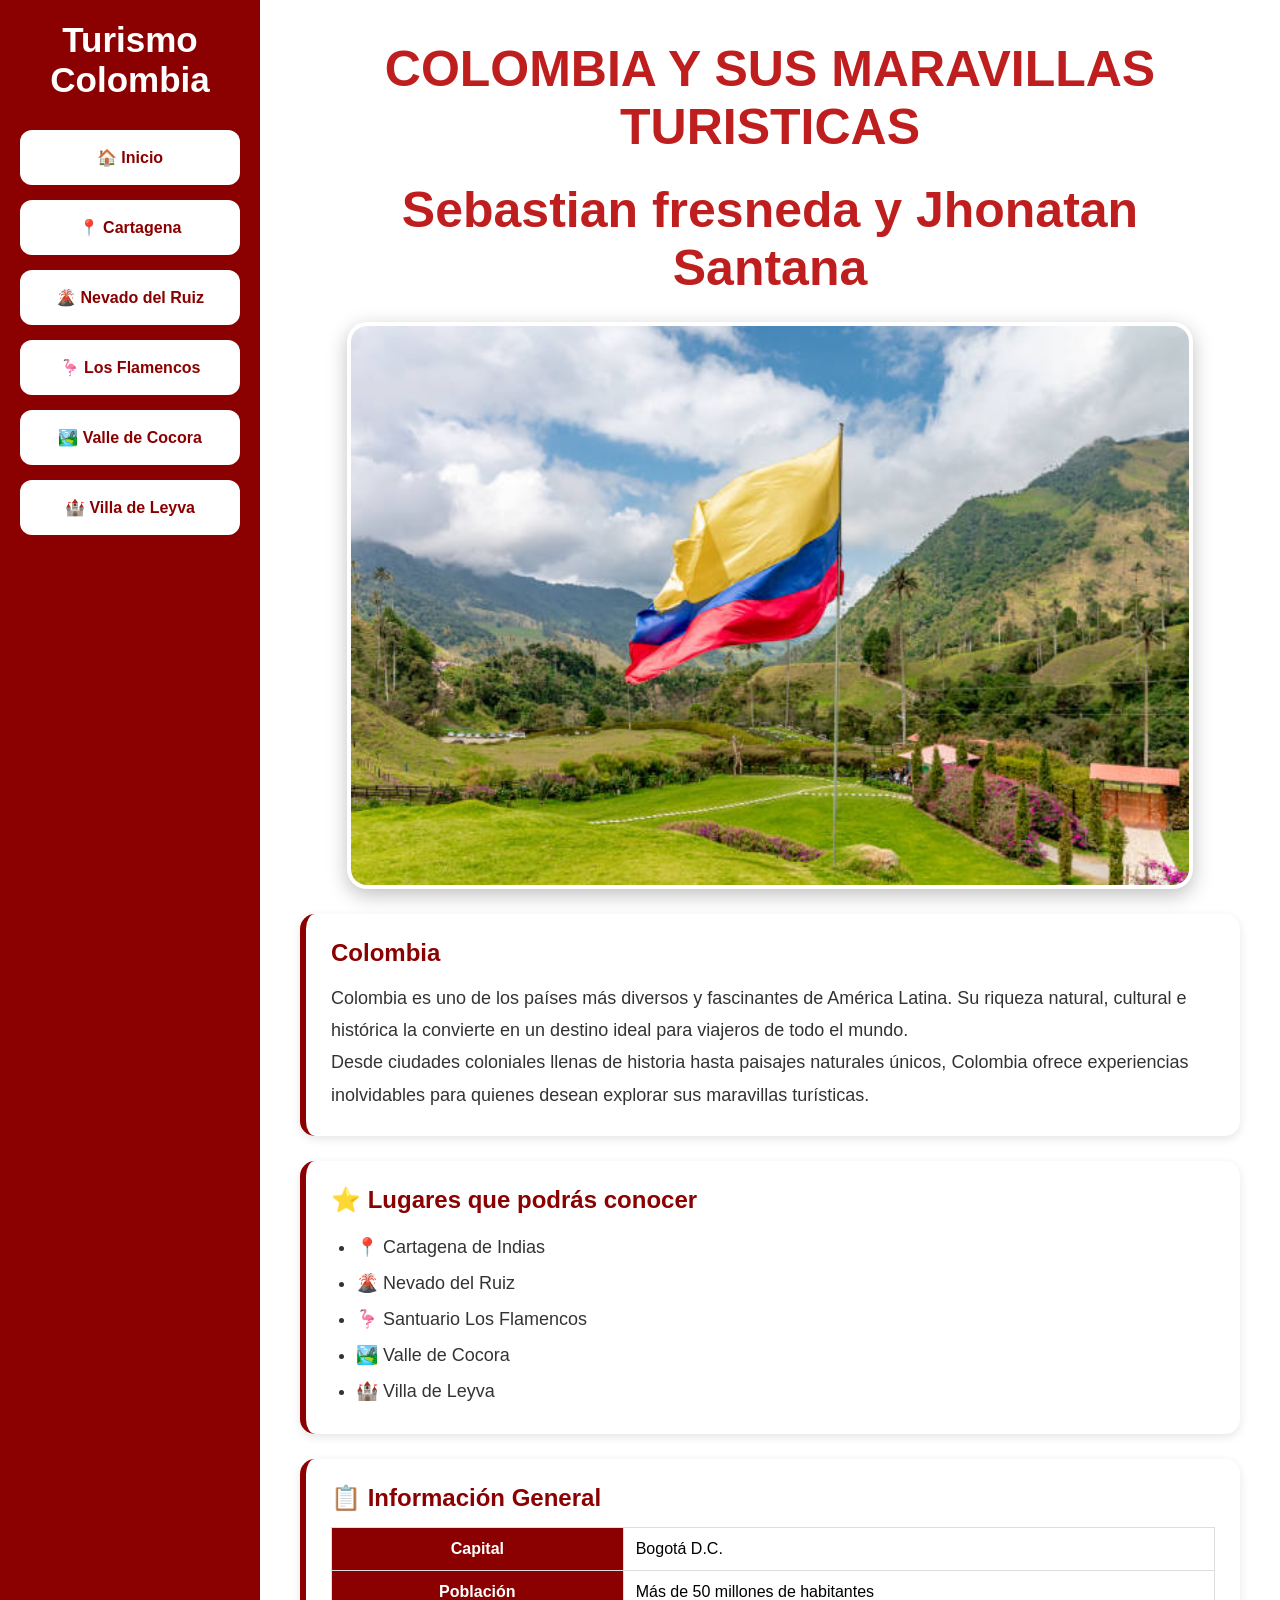
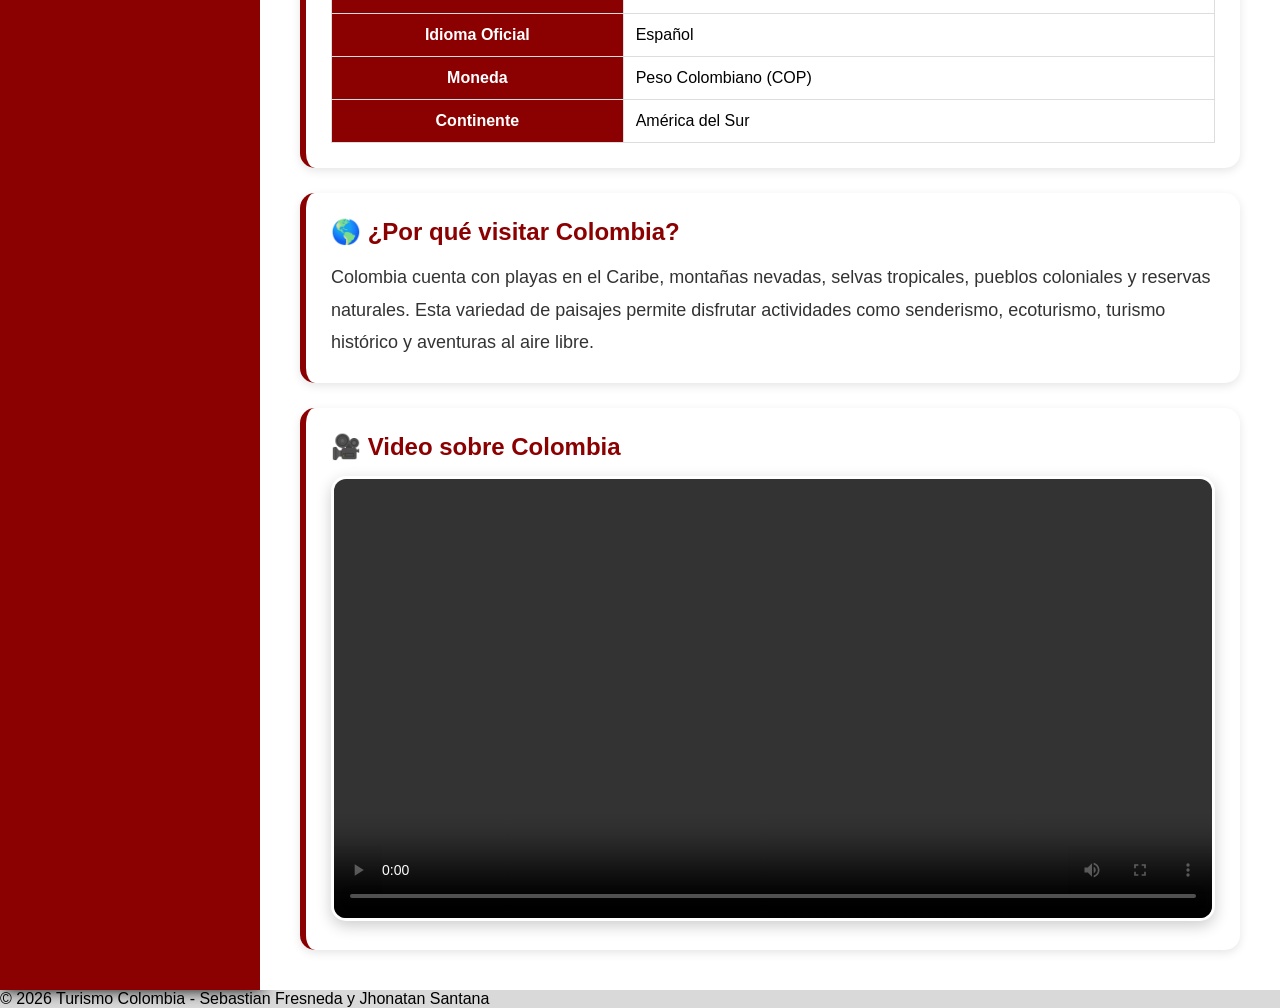
<file: index.html>
<!DOCTYPE html>
<html lang="es">
<head>
<meta charset="UTF-8">
<meta name="viewport" content="width=device-width, initial-scale=1.0">
<title>Turismo en Colombia</title>
<link rel="stylesheet" href="estilo.css">
</head>

<body>

<div class="contenedor">

    <div class="menu">
        <h2>Turismo Colombia</h2>

        <a href="index.html">🏠 Inicio</a>
        <a href="cartagena.html">📍 Cartagena</a>
        <a href="nevado_ruiz.html">🌋 Nevado del Ruiz</a>
        <a href="flamencos.html">🦩 Los Flamencos</a>
        <a href="valle_cocora.html">🏞️ Valle de Cocora</a>
        <a href="villa_leyva.html">🏰 Villa de Leyva</a>
    </div>

    <div class="contenido">

        <h1>COLOMBIA Y SUS MARAVILLAS TURISTICAS</h1>
         <h1>Sebastian  fresneda y Jhonatan Santana</h1>

        <img src="imagenes/colombia.jpg" alt="Colombia">

        <div class="tarjeta">

            <h2>Colombia</h2>

            <p>
                Colombia es uno de los países más diversos y fascinantes de América Latina.
                Su riqueza natural, cultural e histórica la convierte en un destino ideal
                para viajeros de todo el mundo.
            </p>

            <p>
                Desde ciudades coloniales llenas de historia hasta paisajes naturales únicos,
                Colombia ofrece experiencias inolvidables para quienes desean explorar sus
                maravillas turísticas.
            </p>

        </div>

        <div class="tarjeta">

            <h2>⭐ Lugares que podrás conocer</h2>

            <ul>
                <li>📍 Cartagena de Indias</li>
                <li>🌋 Nevado del Ruiz</li>
                <li>🦩 Santuario Los Flamencos</li>
                <li>🏞️ Valle de Cocora</li>
                <li>🏰 Villa de Leyva</li>
            </ul>

        </div>

        <div class="tarjeta">

            <h2>📋 Información General</h2>

            <table class="tabla">

                <tr>
                    <th>Capital</th>
                    <td>Bogotá D.C.</td>
                </tr>

                <tr>
                    <th>Población</th>
                    <td>Más de 50 millones de habitantes</td>
                </tr>

                <tr>
                    <th>Idioma Oficial</th>
                    <td>Español</td>
                </tr>

                <tr>
                    <th>Moneda</th>
                    <td>Peso Colombiano (COP)</td>
                </tr>

                <tr>
                    <th>Continente</th>
                    <td>América del Sur</td>
                </tr>

            </table>

        </div>

        <div class="tarjeta">

            <h2>🌎 ¿Por qué visitar Colombia?</h2>

            <p>
                Colombia cuenta con playas en el Caribe, montañas nevadas,
                selvas tropicales, pueblos coloniales y reservas naturales.
                Esta variedad de paisajes permite disfrutar actividades como
                senderismo, ecoturismo, turismo histórico y aventuras al aire libre.
            </p>

        </div>

        <div class="tarjeta">

            <h2>🎥 Video sobre Colombia</h2>

            <video controls>
                <source src="video/colombia.mp4" type="video/mp4">
                Tu navegador no soporta videos.
            </video>

        </div>

    </div>

</div>

</body>
</html><!-- actualización -->
<footer>
    <p>© 2026 Turismo Colombia - Sebastian Fresneda y Jhonatan Santana</p>
</footer>
</file>
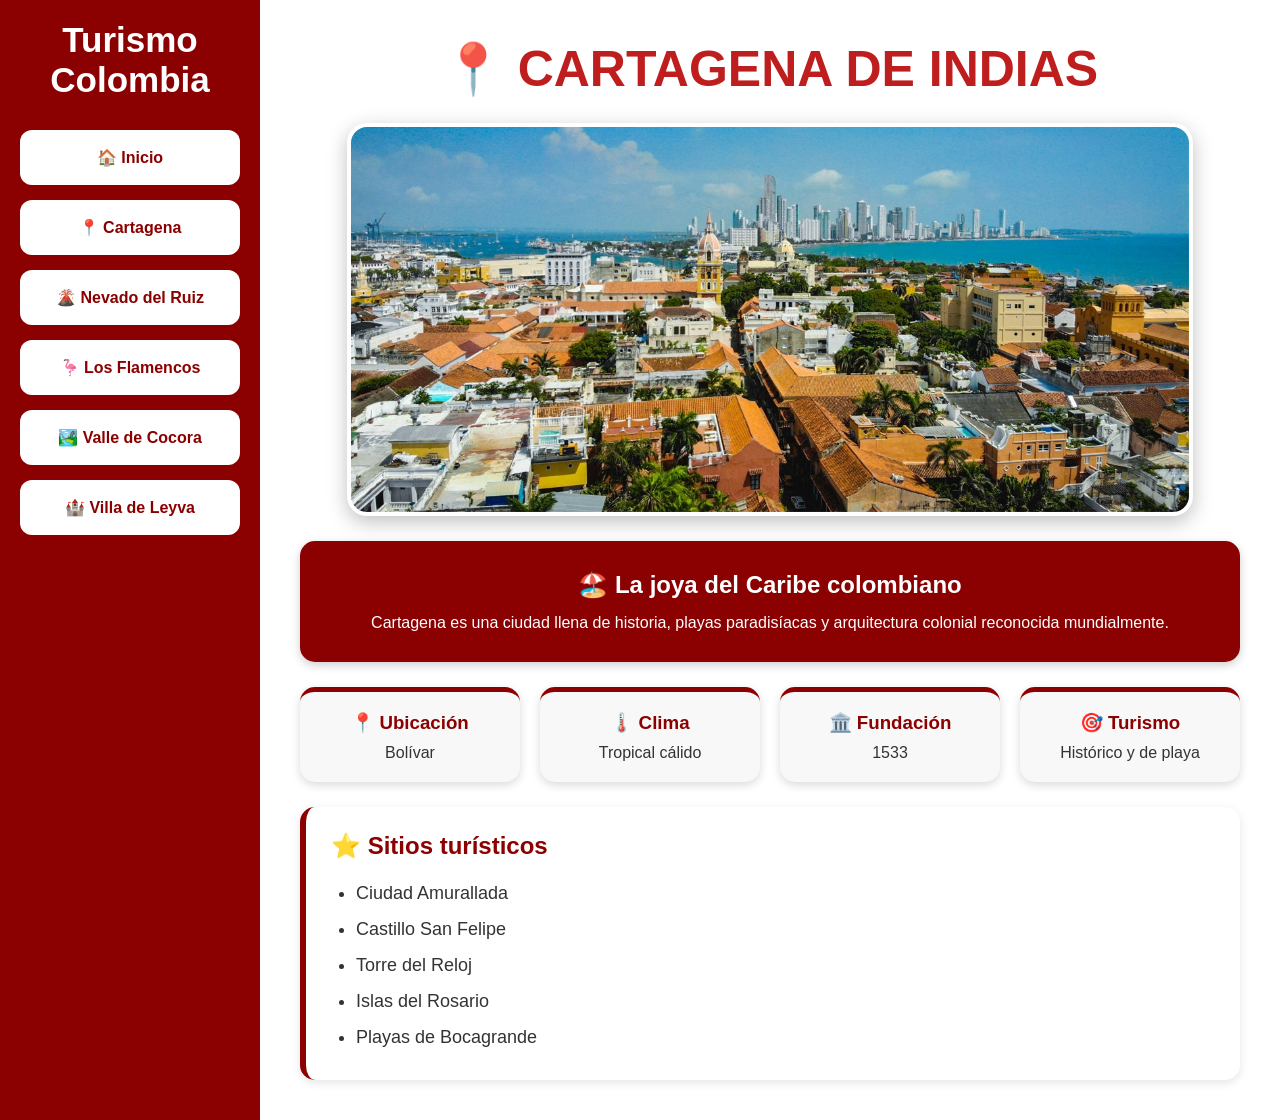
<file: cartagena.html>
<!DOCTYPE html>
<html lang="es">
<head>
<meta charset="UTF-8">
<meta name="viewport" content="width=device-width, initial-scale=1.0">
<title>Cartagena</title>
<link rel="stylesheet" href="estilo.css">
</head>

<body>

<div class="contenedor">

<div class="menu">
<h2>Turismo Colombia</h2>

<a href="index.html">🏠 Inicio</a>
<a href="cartagena.html">📍 Cartagena</a>
<a href="nevado_ruiz.html">🌋 Nevado del Ruiz</a>
<a href="flamencos.html">🦩 Los Flamencos</a>
<a href="valle_cocora.html">🏞️ Valle de Cocora</a>
<a href="villa_leyva.html">🏰 Villa de Leyva</a>
</div>

<div class="contenido">

<h1>📍 CARTAGENA DE INDIAS</h1>

<img src="imagenes/cartagena.jpg" alt="Cartagena">

<div class="destacado">
<h2>🏖️ La joya del Caribe colombiano</h2>

<p>
Cartagena es una ciudad llena de historia, playas paradisíacas y
arquitectura colonial reconocida mundialmente.
</p>
</div>

<div class="info-grid">

<div class="caja">
<h3>📍 Ubicación</h3>
<p>Bolívar</p>
</div>

<div class="caja">
<h3>🌡️ Clima</h3>
<p>Tropical cálido</p>
</div>

<div class="caja">
<h3>🏛️ Fundación</h3>
<p>1533</p>
</div>

<div class="caja">
<h3>🎯 Turismo</h3>
<p>Histórico y de playa</p>
</div>

</div>

<div class="tarjeta">
<h2>⭐ Sitios turísticos</h2>
<ul>
<li>Ciudad Amurallada</li>
<li>Castillo San Felipe</li>
<li>Torre del Reloj</li>
<li>Islas del Rosario</li>
<li>Playas de Bocagrande</li>
</ul>
</div>

</div>
</div>
</body>
</html>
</file>
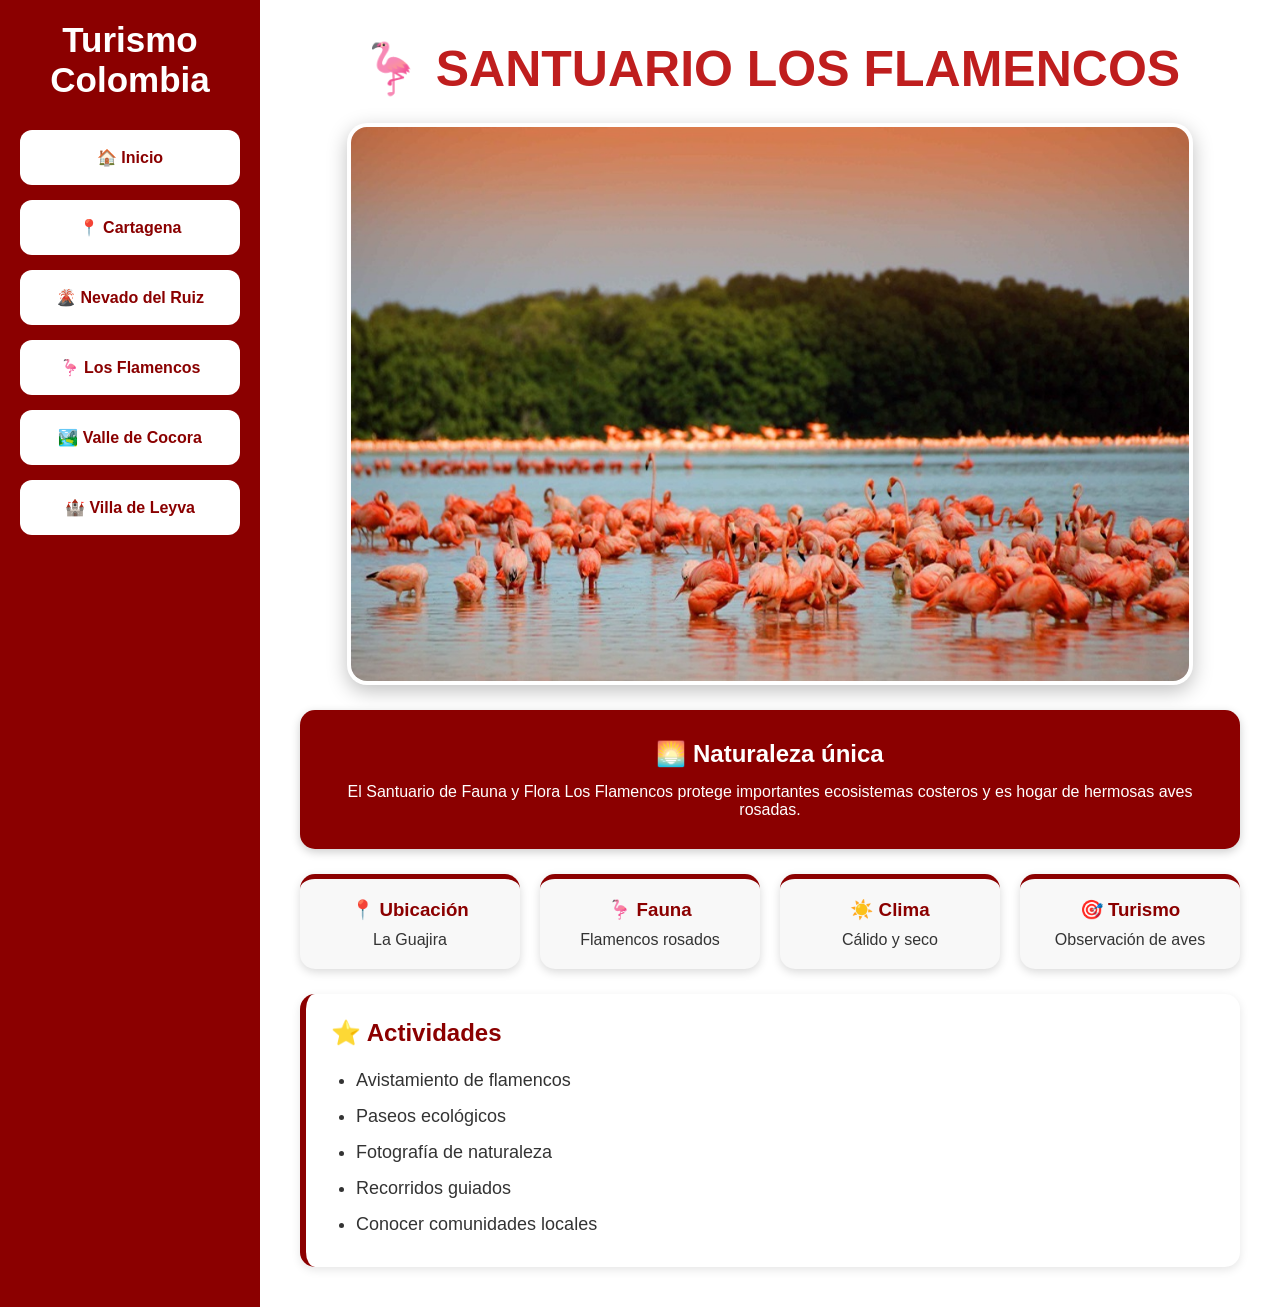
<file: flamencos.html>
<!DOCTYPE html>
<html lang="es">
<head>
<meta charset="UTF-8">
<meta name="viewport" content="width=device-width, initial-scale=1.0">
<title>Los Flamencos</title>
<link rel="stylesheet" href="estilo.css">
</head>

<body>

<div class="contenedor">

<div class="menu">
<h2>Turismo Colombia</h2>

<a href="index.html">🏠 Inicio</a>
<a href="cartagena.html">📍 Cartagena</a>
<a href="nevado_ruiz.html">🌋 Nevado del Ruiz</a>
<a href="flamencos.html">🦩 Los Flamencos</a>
<a href="valle_cocora.html">🏞️ Valle de Cocora</a>
<a href="villa_leyva.html">🏰 Villa de Leyva</a>
</div>

<div class="contenido">

<h1>🦩 SANTUARIO LOS FLAMENCOS</h1>

<img src="imagenes/flamencos.jpeg" alt="Flamencos">

<div class="destacado">
<h2>🌅 Naturaleza única</h2>

<p>
El Santuario de Fauna y Flora Los Flamencos protege importantes ecosistemas
costeros y es hogar de hermosas aves rosadas.
</p>
</div>

<div class="info-grid">

<div class="caja">
<h3>📍 Ubicación</h3>
<p>La Guajira</p>
</div>

<div class="caja">
<h3>🦩 Fauna</h3>
<p>Flamencos rosados</p>
</div>

<div class="caja">
<h3>☀️ Clima</h3>
<p>Cálido y seco</p>
</div>

<div class="caja">
<h3>🎯 Turismo</h3>
<p>Observación de aves</p>
</div>

</div>

<div class="tarjeta">
<h2>⭐ Actividades</h2>
<ul>
<li>Avistamiento de flamencos</li>
<li>Paseos ecológicos</li>
<li>Fotografía de naturaleza</li>
<li>Recorridos guiados</li>
<li>Conocer comunidades locales</li>
</ul>
</div>

</div>
</div>
</body>
</html>
</file>
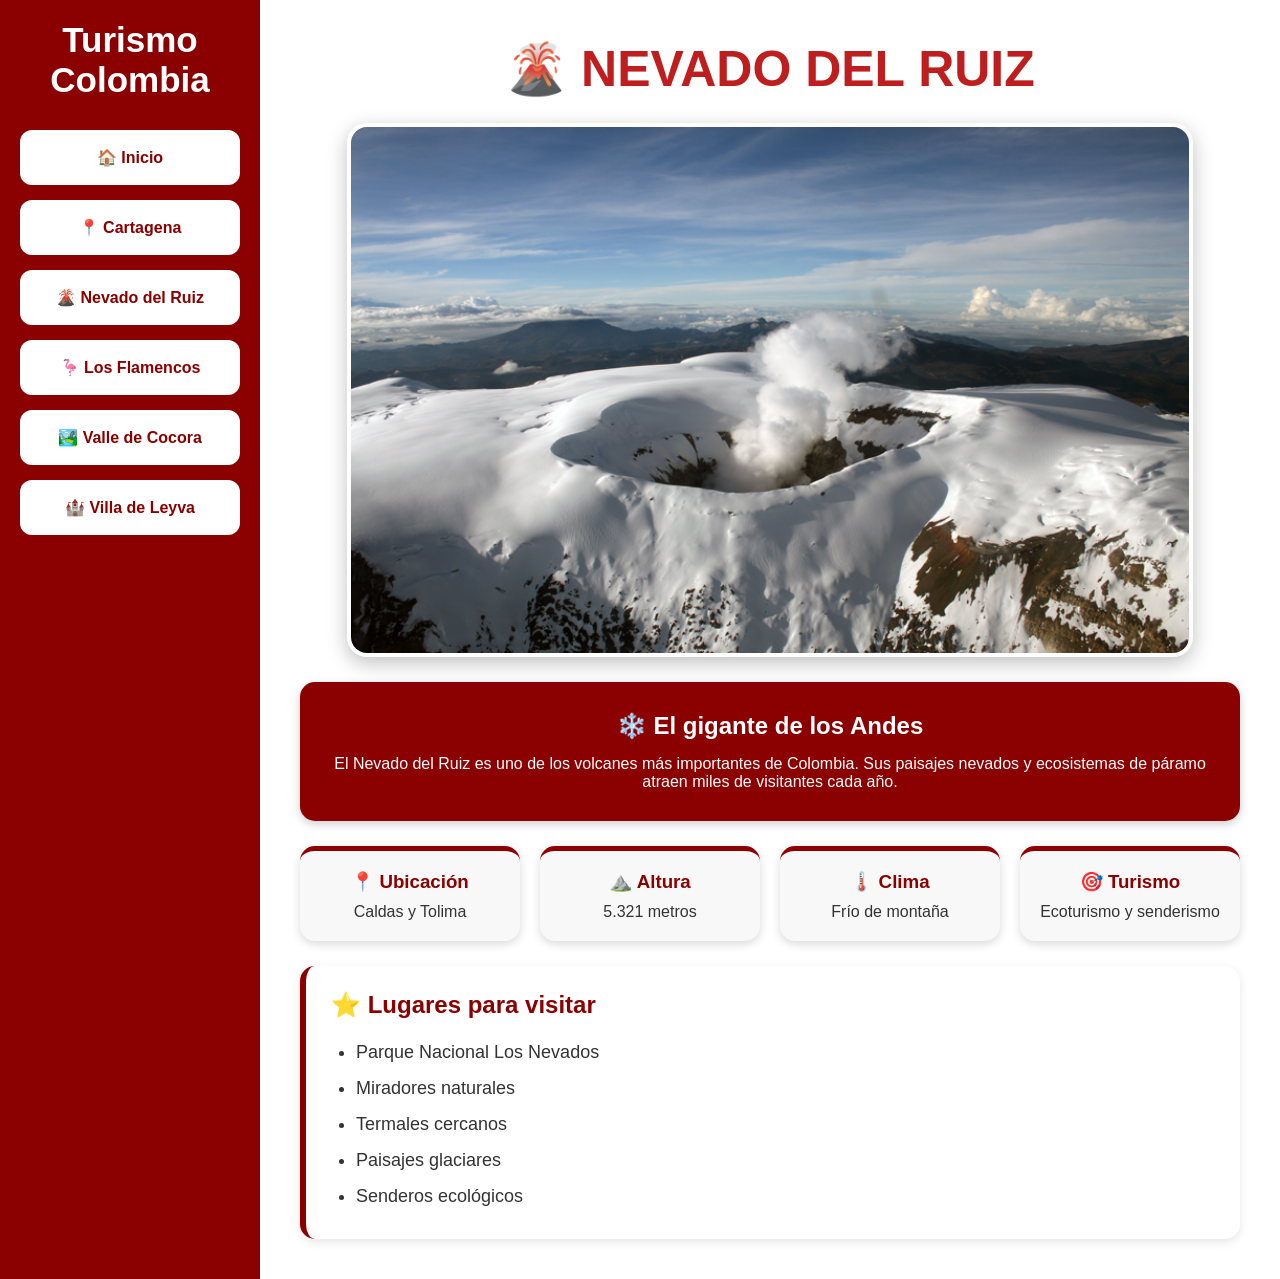
<file: nevado_ruiz.html>
<!DOCTYPE html>
<html lang="es">
<head>
<meta charset="UTF-8">
<meta name="viewport" content="width=device-width, initial-scale=1.0">
<title>Nevado del Ruiz</title>
<link rel="stylesheet" href="estilo.css">
</head>

<body>

<div class="contenedor">

<div class="menu">
<h2>Turismo Colombia</h2>

<a href="index.html">🏠 Inicio</a>
<a href="cartagena.html">📍 Cartagena</a>
<a href="nevado_ruiz.html">🌋 Nevado del Ruiz</a>
<a href="flamencos.html">🦩 Los Flamencos</a>
<a href="valle_cocora.html">🏞️ Valle de Cocora</a>
<a href="villa_leyva.html">🏰 Villa de Leyva</a>
</div>

<div class="contenido">

<h1>🌋 NEVADO DEL RUIZ</h1>

<img src="imagenes/nevado_ruiz.png" alt="Nevado del Ruiz">

<div class="destacado">
<h2>❄️ El gigante de los Andes</h2>

<p>
El Nevado del Ruiz es uno de los volcanes más importantes de Colombia.
Sus paisajes nevados y ecosistemas de páramo atraen miles de visitantes cada año.
</p>
</div>

<div class="info-grid">

<div class="caja">
<h3>📍 Ubicación</h3>
<p>Caldas y Tolima</p>
</div>

<div class="caja">
<h3>⛰️ Altura</h3>
<p>5.321 metros</p>
</div>

<div class="caja">
<h3>🌡️ Clima</h3>
<p>Frío de montaña</p>
</div>

<div class="caja">
<h3>🎯 Turismo</h3>
<p>Ecoturismo y senderismo</p>
</div>

</div>

<div class="tarjeta">
<h2>⭐ Lugares para visitar</h2>
<ul>
<li>Parque Nacional Los Nevados</li>
<li>Miradores naturales</li>
<li>Termales cercanos</li>
<li>Paisajes glaciares</li>
<li>Senderos ecológicos</li>
</ul>
</div>

</div>
</div>
</body>
</html>
</file>
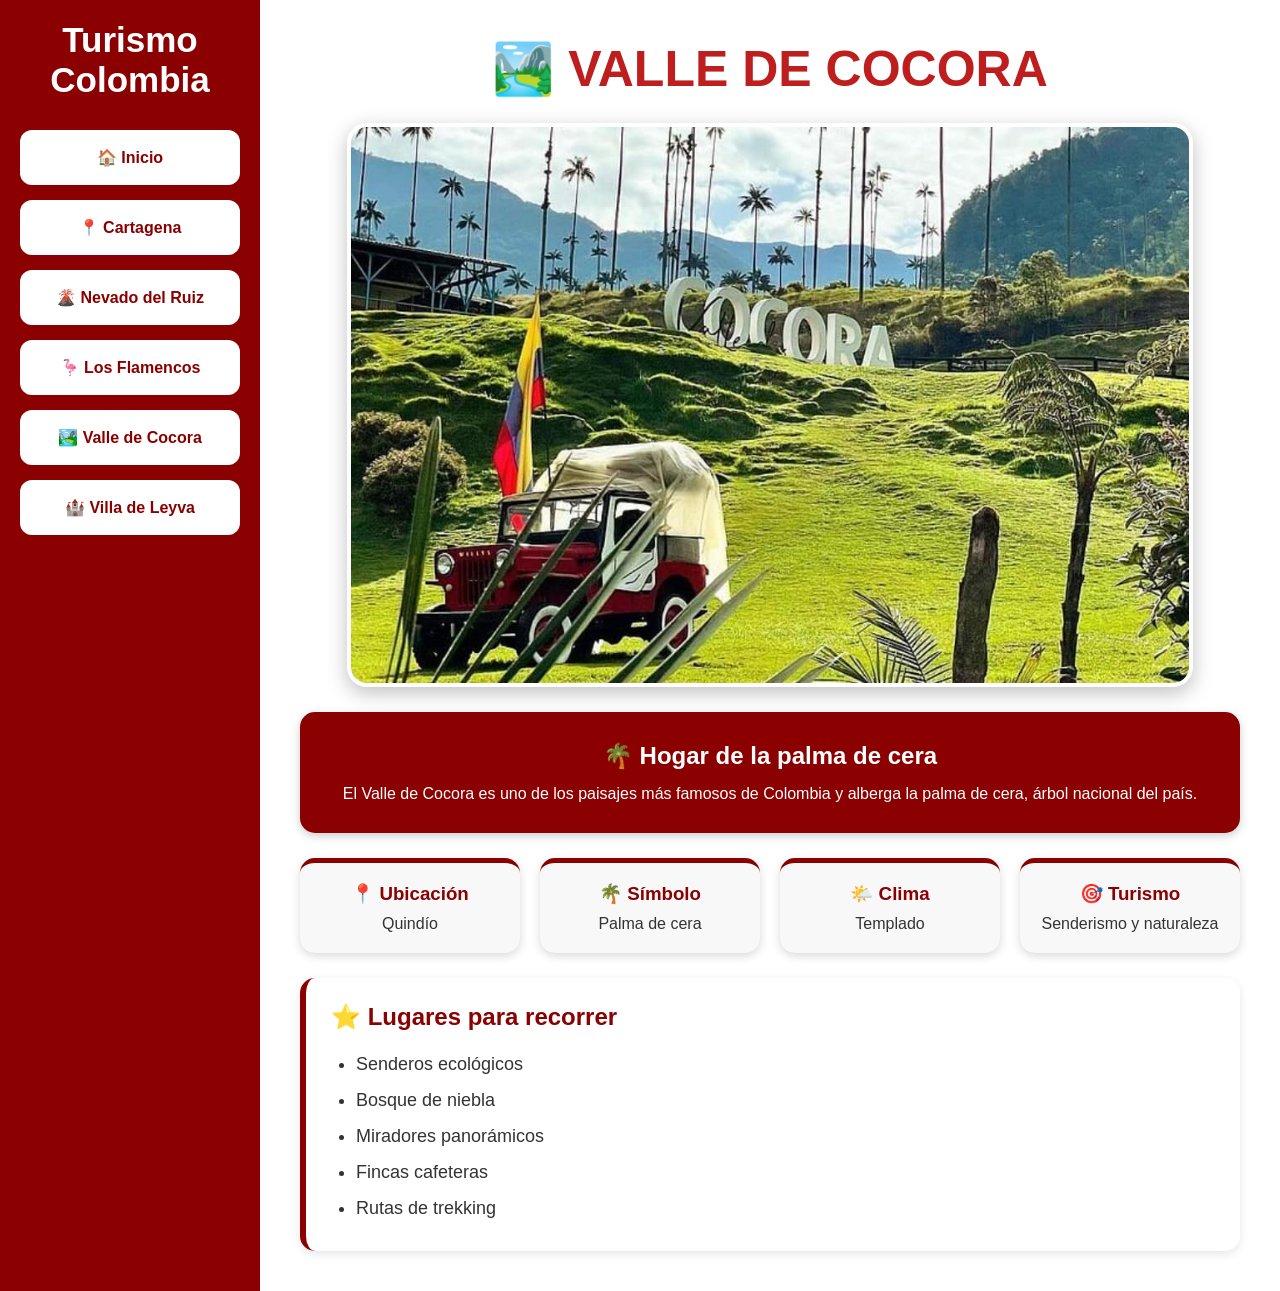
<file: valle_cocora.html>
<!DOCTYPE html>
<html lang="es">
<head>
<meta charset="UTF-8">
<meta name="viewport" content="width=device-width, initial-scale=1.0">
<title>Valle de Cocora</title>
<link rel="stylesheet" href="estilo.css">
</head>

<body>

<div class="contenedor">

<div class="menu">
<h2>Turismo Colombia</h2>

<a href="index.html">🏠 Inicio</a>
<a href="cartagena.html">📍 Cartagena</a>
<a href="nevado_ruiz.html">🌋 Nevado del Ruiz</a>
<a href="flamencos.html">🦩 Los Flamencos</a>
<a href="valle_cocora.html">🏞️ Valle de Cocora</a>
<a href="villa_leyva.html">🏰 Villa de Leyva</a>
</div>

<div class="contenido">

<h1>🏞️ VALLE DE COCORA</h1>

<img src="imagenes/valle_cocora.jpg" alt="Valle de Cocora">

<div class="destacado">
<h2>🌴 Hogar de la palma de cera</h2>

<p>
El Valle de Cocora es uno de los paisajes más famosos de Colombia
y alberga la palma de cera, árbol nacional del país.
</p>
</div>

<div class="info-grid">

<div class="caja">
<h3>📍 Ubicación</h3>
<p>Quindío</p>
</div>

<div class="caja">
<h3>🌴 Símbolo</h3>
<p>Palma de cera</p>
</div>

<div class="caja">
<h3>🌤️ Clima</h3>
<p>Templado</p>
</div>

<div class="caja">
<h3>🎯 Turismo</h3>
<p>Senderismo y naturaleza</p>
</div>

</div>

<div class="tarjeta">
<h2>⭐ Lugares para recorrer</h2>
<ul>
<li>Senderos ecológicos</li>
<li>Bosque de niebla</li>
<li>Miradores panorámicos</li>
<li>Fincas cafeteras</li>
<li>Rutas de trekking</li>
</ul>
</div>

</div>
</div>
</body>
</html>
</file>
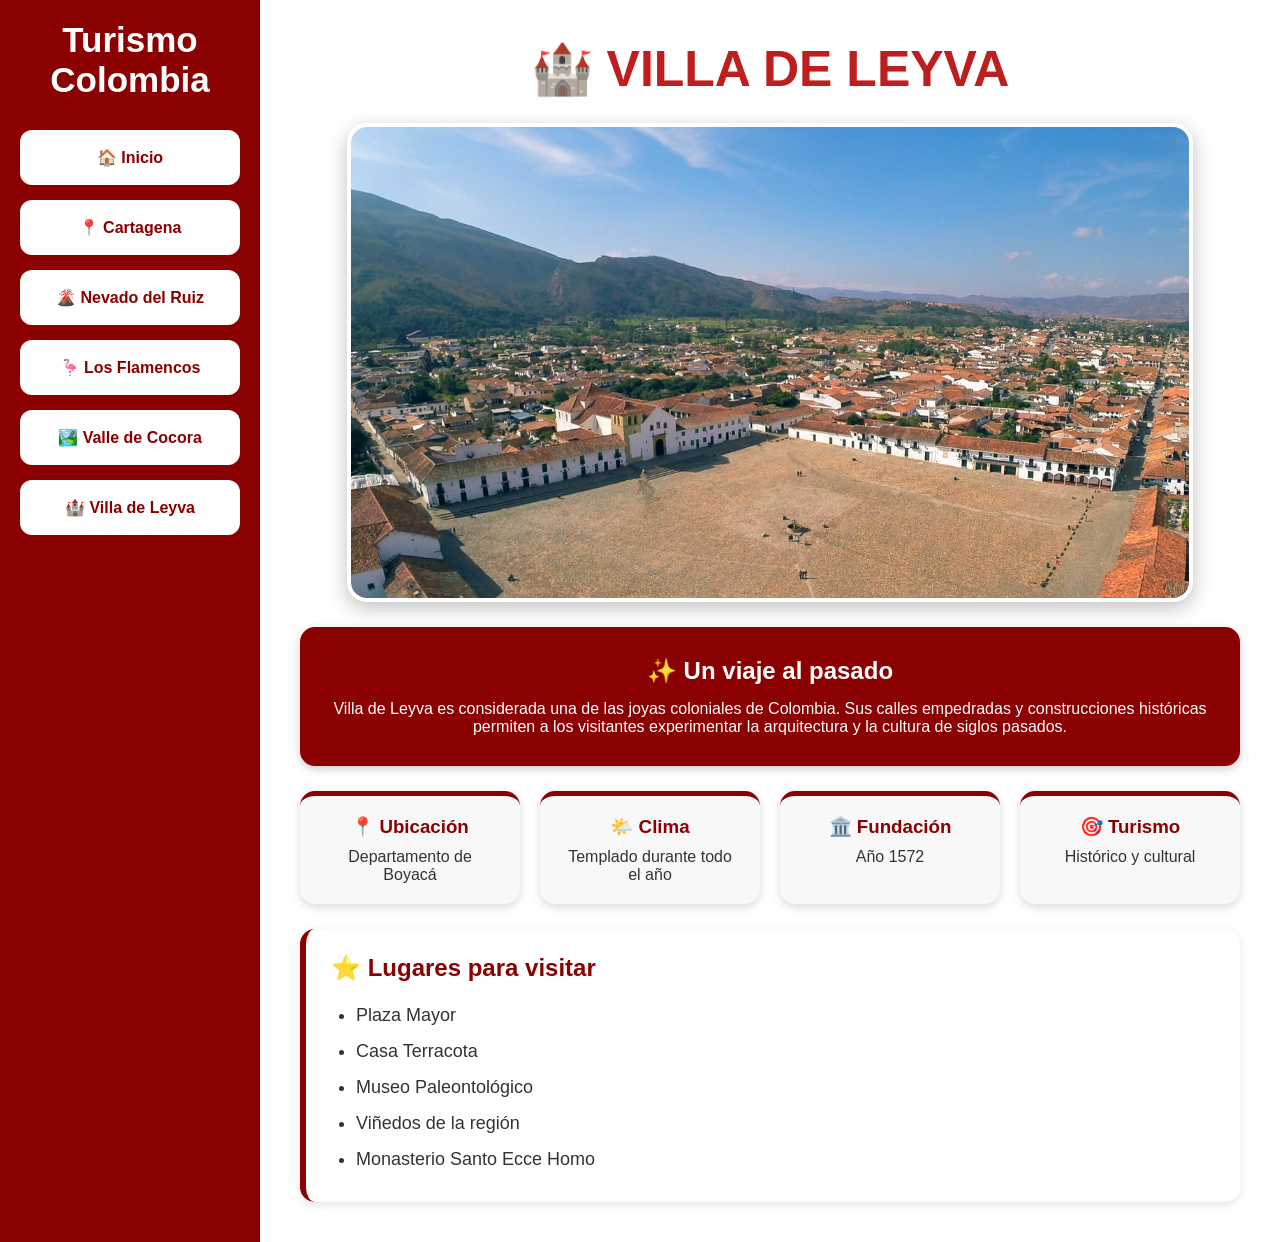
<file: villa_leyva.html>
<!DOCTYPE html>
<html lang="es">
<head>
<meta charset="UTF-8">
<meta name="viewport" content="width=device-width, initial-scale=1.0">
<title>Villa de Leyva</title>
<link rel="stylesheet" href="estilo.css">
</head>

<body>

<div class="contenedor">

    <div class="menu">
        <h2>Turismo Colombia</h2>

        <a href="index.html">🏠 Inicio</a>
        <a href="cartagena.html">📍 Cartagena</a>
        <a href="nevado_ruiz.html">🌋 Nevado del Ruiz</a>
        <a href="flamencos.html">🦩 Los Flamencos</a>
        <a href="valle_cocora.html">🏞️ Valle de Cocora</a>
        <a href="villa_leyva.html">🏰 Villa de Leyva</a>
    </div>

    <div class="contenido">

        <h1>🏰 VILLA DE LEYVA</h1>

        <img src="imagenes/villa_leyva.png" alt="Villa de Leyva">

        <div class="destacado">
            <h2>✨ Un viaje al pasado</h2>

            <p>
                Villa de Leyva es considerada una de las joyas coloniales de Colombia.
                Sus calles empedradas y construcciones históricas permiten a los visitantes
                experimentar la arquitectura y la cultura de siglos pasados.
            </p>
        </div>

        <div class="info-grid">

            <div class="caja">
                <h3>📍 Ubicación</h3>
                <p>Departamento de Boyacá</p>
            </div>

            <div class="caja">
                <h3>🌤️ Clima</h3>
                <p>Templado durante todo el año</p>
            </div>

            <div class="caja">
                <h3>🏛️ Fundación</h3>
                <p>Año 1572</p>
            </div>

            <div class="caja">
                <h3>🎯 Turismo</h3>
                <p>Histórico y cultural</p>
            </div>

        </div>

        <div class="tarjeta">

            <h2>⭐ Lugares para visitar</h2>

            <ul>
                <li>Plaza Mayor</li>
                <li>Casa Terracota</li>
                <li>Museo Paleontológico</li>
                <li>Viñedos de la región</li>
                <li>Monasterio Santo Ecce Homo</li>
            </ul>

        </div>

    </div>

</div>

</body>
</html>
</file>
<file: estilo.css>
*{
    margin:0;
    padding:0;
    box-sizing:border-box;
}

body{
    font-family:'Segoe UI',sans-serif;
    background:#d9d9d9;
}

/* CONTENEDOR GENERAL */
.contenedor{
    display:flex;
    min-height:100vh;
}

/* MENÚ */
.menu{
    width:260px;
    background:#8b0000;
    padding:20px;
    box-shadow:3px 0 15px rgb(0, 0, 0);
}

.menu h2{
    color:white;
    text-align:center;
    margin-bottom:30px;
    font-size:35px;
}

.menu a{
    display:block;
    background:white;
    color:hsl(0, 100%, 27%);
    text-decoration:none;
    padding:18px;
    margin-bottom:15px;
    border-radius:12px;
    text-align:center;
    font-weight:bold;
    transition:.3s;
}

.menu a:hover{
    transform:scale(1.05);
    background:#ffffff;
    color:hsl(0, 100%, 27%);
}

/* CONTENIDO */
.contenido{
    flex:1;
    padding:40px;
    background:#ffffff;
}

.contenido h1{
    color:#b90808e8;
    text-align:center;
    font-size:50px;
    margin-bottom:25px;
}

.contenido img{
    width:90%;
    max-width:900px;
    display:block;
    margin:20px auto;
    border-radius:20px;
    border:4px solid #8b000000;
    box-shadow:0 6px 20px rgba(0,0,0,.25);
    transition:.3s;
}

.contenido img:hover{
    transform:scale(1.03);
}

/* TARJETAS */
.tarjeta{
    background:white;
    padding:25px;
    margin-top:25px;
    border-radius:15px;
    border-left:6px solid #8b0000;
    box-shadow:0 3px 10px rgba(0,0,0,.1);
}

.tarjeta h2{
    color:#8b0000;
    margin-bottom:15px;
}

.tarjeta p{
    font-size:18px;
    line-height:1.8;
    color:#333;
}

.tarjeta ul{
    margin-left:25px;
    line-height:2;
    font-size:18px;
    color:#333;
}

/* TABLA */
.tabla{
    width:100%;
    border-collapse:collapse;
}

.tabla th{
    background:#8b0000;
    color:white;
    padding:12px;
}

.tabla td{
    background:#ffffff;
    padding:12px;
}

.tabla th,
.tabla td{
    border:1px solid #ddd;
}

/* VIDEO */
video{
    width:100%;
    border-radius:15px;
    border:3px solid #8b000000;
    box-shadow:0 5px 15px rgba(0,0,0,.2);
}

/* SECCIÓN DESTACADA */
.destacado{
    background:#8b0000;
    color:white;
    padding:30px;
    border-radius:15px;
    margin-top:25px;
    text-align:center;
    box-shadow:0 3px 10px rgba(0,0,0,.2);
}

.destacado h2{
    color:white;
    margin-bottom:15px;
}

/* CUADROS DE INFORMACIÓN */
.info-grid{
    display:grid;
    grid-template-columns:repeat(auto-fit,minmax(220px,1fr));
    gap:20px;
    margin-top:25px;
}

.caja{
    background:#f8f8f8;
    padding:20px;
    border-radius:15px;
    text-align:center;
    box-shadow:0 3px 10px rgba(0,0,0,.15);
    border-top:5px solid #8b0000;
    transition:.3s;
}

.caja:hover{
    transform:translateY(-5px);
}

.caja h3{
    margin-bottom:10px;
    color:#8b0000;
}

.caja p{
    color:#333;
}
</file>
